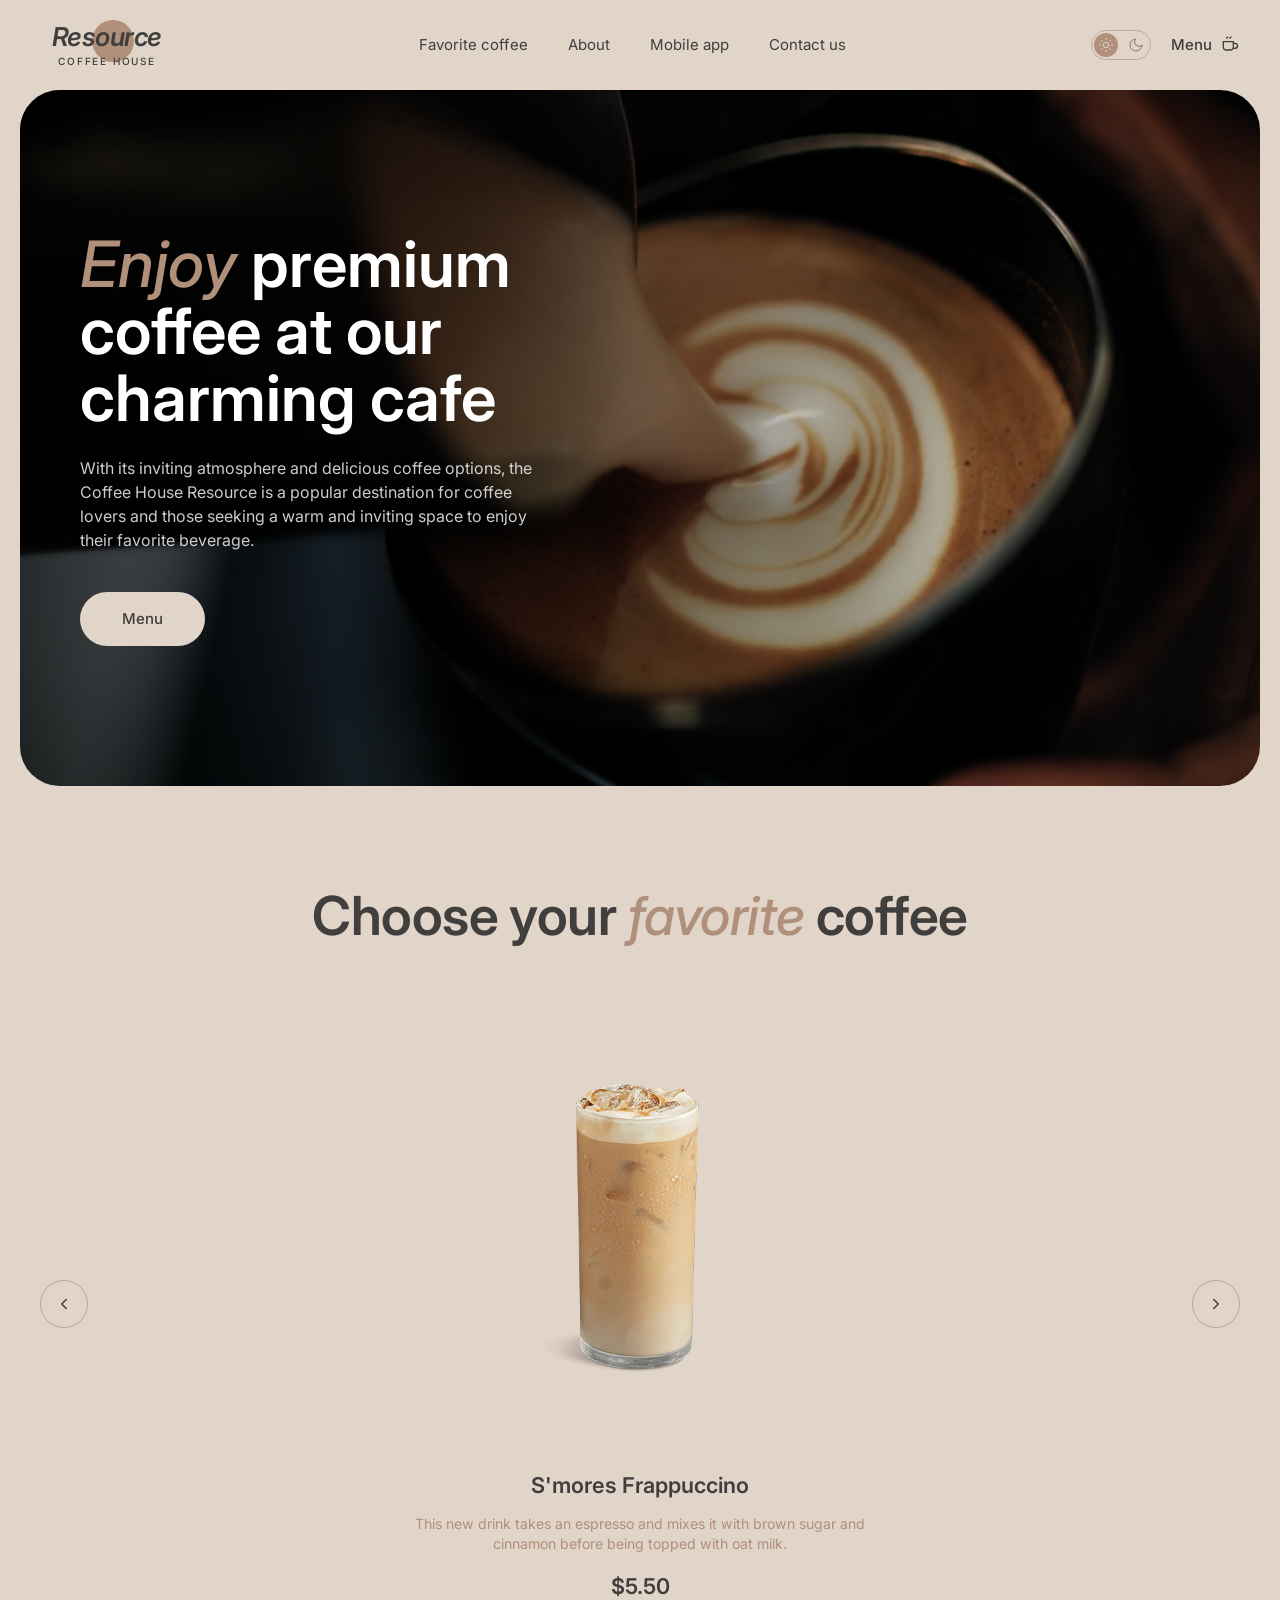
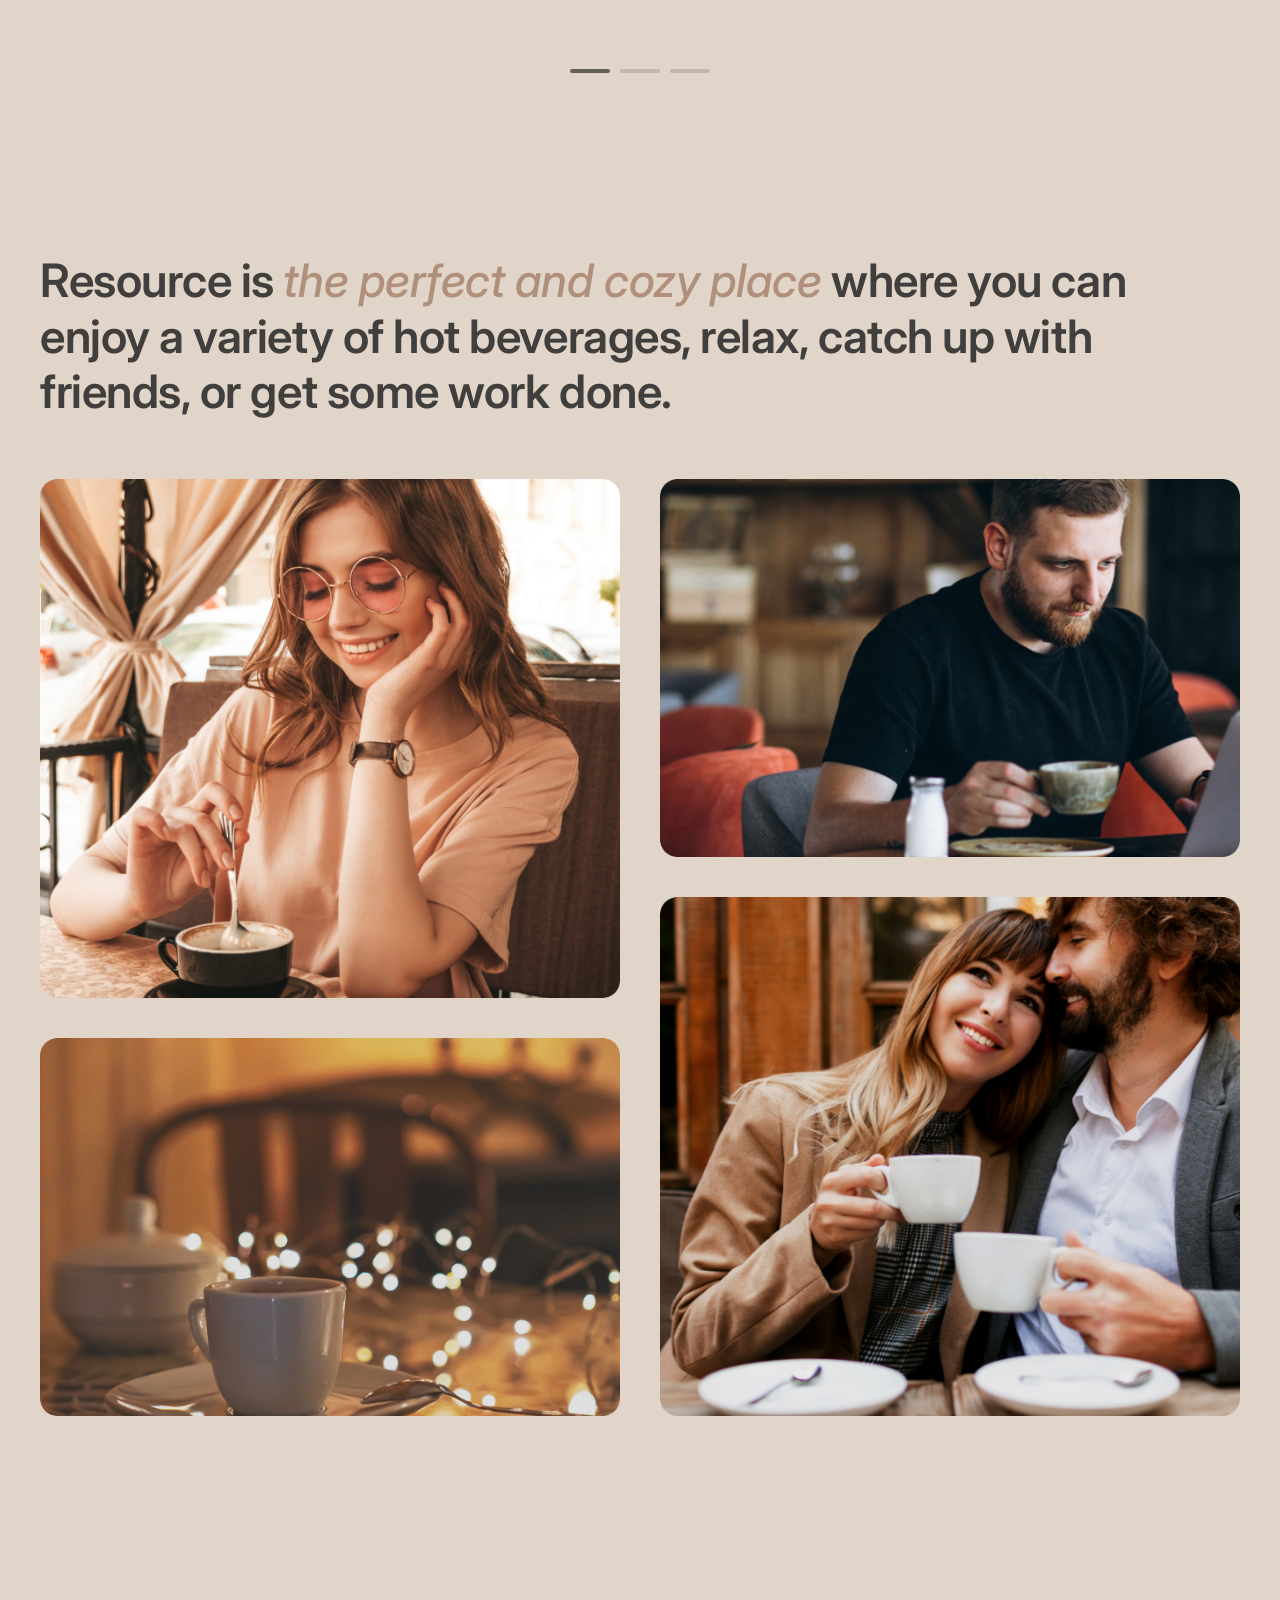
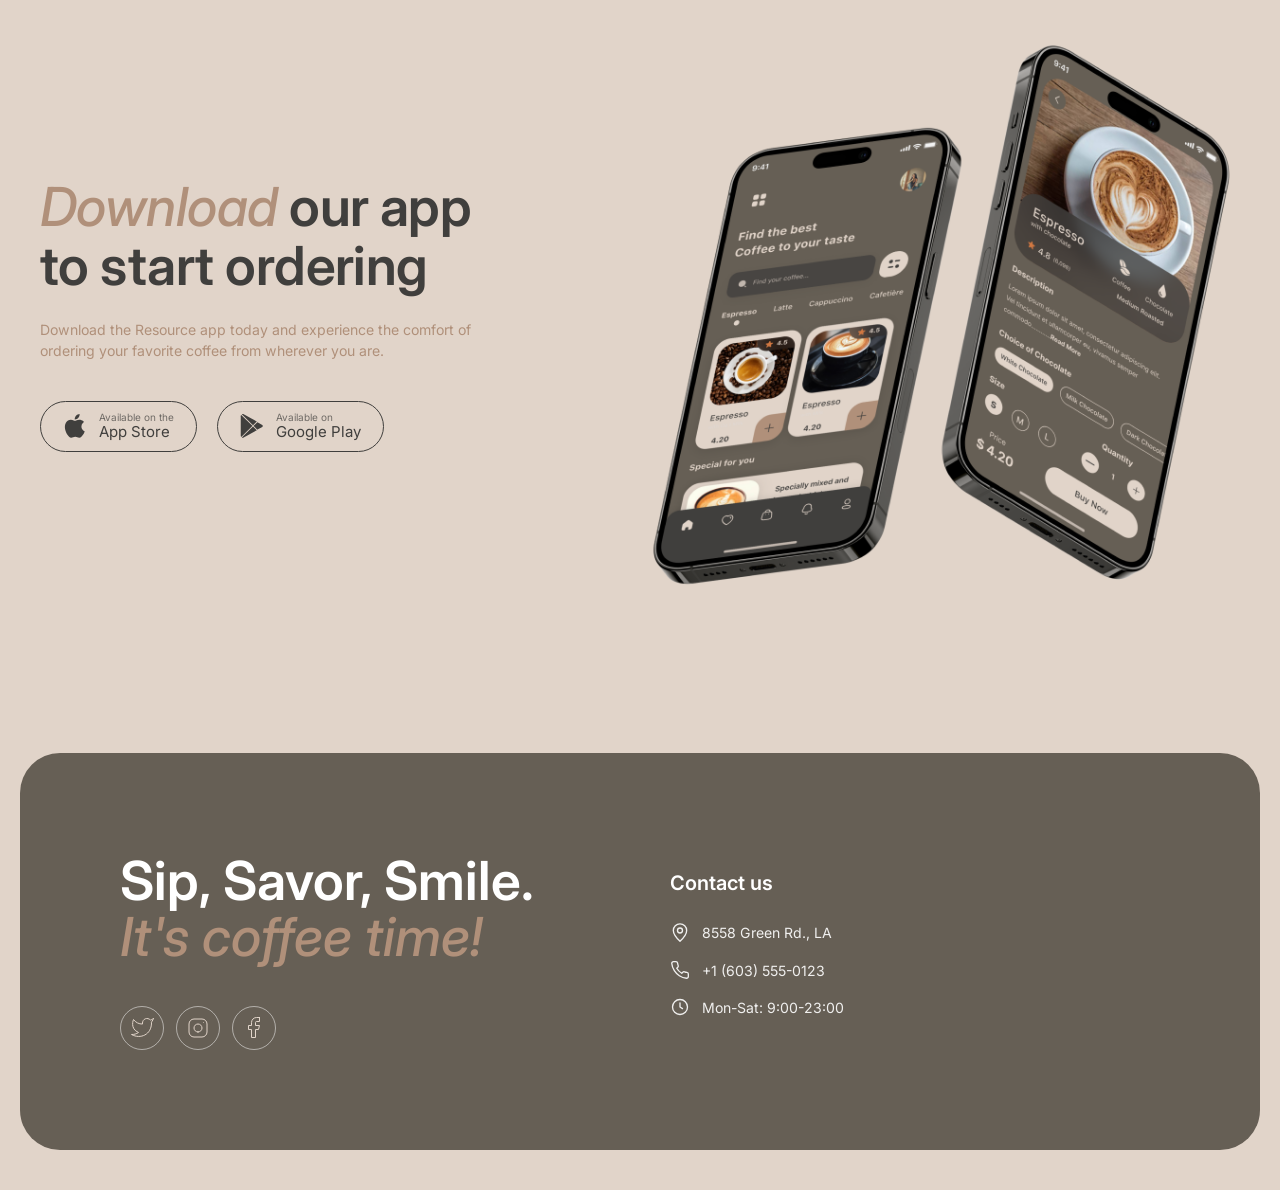
<file: index.html>
<!doctype html>
<html lang="en" data-theme="light">
  <head>
    <meta charset="UTF-8">
    <meta name="viewport" content="width=device-width, initial-scale=1.0">
    <link rel="stylesheet" href="css/style.css">
    <link rel="icon" type="image/ico" href="img/favicon-index.ico">

    <link rel="preconnect" href="https://fonts.googleapis.com">
    <link rel="preconnect" href="https://fonts.gstatic.com" crossorigin>
    <link
      href="https://fonts.googleapis.com/css2?family=Inter:ital,wght@0,400;0,500;0,600;1,400;1,500;1,600&display=swap"
      rel="stylesheet">

    <title>Coffee House — Resource</title>
  </head>

  <body>
    <header class="header" id="header">
      <div class="header__container container">

        <!-- Логотип -->
        <a href="#" class="header__logo" aria-label="Coffee House — на главную">
          <span class="header__logo-name">Resource</span>
          <span class="header__logo-sub">coffee house</span>
        </a>

        <!-- Навигация -->
        <nav class="nav" id="nav" aria-label="Основная навигация">
  <ul class="nav__list">
    <li class="nav__item">
      <a href="menu.html" class="nav__link">Favorite coffee</a>
    </li>
    <li class="nav__item">
      <a href="index.html#about" class="nav__link">About</a>
    </li>
    <li class="nav__item">
      <a href="index.html#app" class="nav__link">Mobile app</a>
    </li>
    <li class="nav__item">
      <a href="index.html#contacts" class="nav__link">Contact us</a>
    </li>
    <li class="nav__item nav__item--menu">
      <a href="menu.html" class="nav__link" aria-label="Перейти в меню">
    <span class="header__menu-text">Menu</span>
    <svg class="header__menu-icon header__menu-icon--cup"
         width="20" height="20" viewBox="0 0 24 24" fill="none" aria-hidden="true">
      <path d="M4 8h12v6a4 4 0 0 1-4 4H8a4 4 0 0 1-4-4V8z"
            stroke="currentColor" stroke-width="1.6"/>
      <path d="M16 10h2a3 3 0 0 1 0 6h-2"
            stroke="currentColor" stroke-width="1.6"/>
      <path d="M8 4c0-.8.6-1.5 1.5-1.5M12 4c0-.8.6-1.5 1.5-1.5"
            stroke="currentColor" stroke-width="1.4" stroke-linecap="round"/>
    </svg>
  </a>
    </li>
   
  </ul>
</nav>

        <!-- Правые действия -->
       <div class="header__actions">

  <!-- Переключатель темы -->
  <button class="theme-toggle" type="button" aria-label="Переключить тему" aria-pressed="false">
    <span class="theme-toggle__track"><span class="theme-toggle__thumb"></span></span>
    <span class="theme-toggle__icons" aria-hidden="true">
      <svg class="theme-toggle__icon theme-toggle__icon--sun" width="16" height="16" viewBox="0 0 24 24" fill="none">
        <circle cx="12" cy="12" r="4" stroke="currentColor" stroke-width="1.5"/>
        <path d="M12 2v2M12 20v2M4.93 4.93l1.41 1.41M17.66 17.66l1.41 1.41M2 12h2M20 12h2M4.93 19.07l1.41-1.41M17.66 6.34l1.41-1.41"
              stroke="currentColor" stroke-width="1.5" stroke-linecap="round"/>
      </svg>
      <svg class="theme-toggle__icon theme-toggle__icon--moon" width="16" height="16" viewBox="0 0 24 24" fill="none">
        <path d="M21 12.79A9 9 0 1 1 11.21 3 7 7 0 0 0 21 12.79z"
              stroke="currentColor" stroke-width="1.5" stroke-linecap="round" stroke-linejoin="round"/>
      </svg>
    </span>
  </button>

  <!-- 1) Десктоп: ссылка «Menu + чашка» (видна только ≥769px) -->
  <a href="menu.html" class="header__menu-link" aria-label="Перейти в меню">
    <span class="header__menu-text">Menu</span>
    <svg class="header__menu-icon header__menu-icon--cup"
         width="20" height="20" viewBox="0 0 24 24" fill="none" aria-hidden="true">
      <path d="M4 8h12v6a4 4 0 0 1-4 4H8a4 4 0 0 1-4-4V8z"
            stroke="currentColor" stroke-width="1.6"/>
      <path d="M16 10h2a3 3 0 0 1 0 6h-2"
            stroke="currentColor" stroke-width="1.6"/>
      <path d="M8 4c0-.8.6-1.5 1.5-1.5M12 4c0-.8.6-1.5 1.5-1.5"
            stroke="currentColor" stroke-width="1.4" stroke-linecap="round"/>
    </svg>
  </a>

  <!-- 2) Мобиле/планшет: кнопка-бургер в круге (видна только ≤768px) -->
  <button type="button"
        class="header__burger"
        aria-label="Открыть меню навигации"
        aria-expanded="false"
        aria-controls="nav">
  <svg class="header__burger-icon" width="18" height="14" viewBox="0 0 20 14" fill="none" aria-hidden="true">
  <rect class="header__burger-line header__burger-line--top"
        x="1" y="0" width="18" height="2" rx="1" fill="currentColor"/>
  <rect class="header__burger-line header__burger-line--mid"
        x="1" y="6" width="18" height="2" rx="1" fill="currentColor"/>
  <rect class="header__burger-line header__burger-line--bottom"
        x="1" y="12" width="18" height="2" rx="1" fill="currentColor"/>
</svg>
</button>

</div>
      </div>
    </header>

    <main>
      <!-- HERO -->
     <section class="hero" aria-labelledby="hero-title">
  <div class="hero__inner">
    <h1 class="hero__title" id="hero-title">
      <em>Enjoy</em> premium<br>
      coffee at our<br>
      charming cafe
    </h1>

    <p class="hero__text">
      With its inviting atmosphere and delicious coffee options,
      the Coffee House Resource is a popular destination for coffee
      lovers and those seeking a warm and inviting space to enjoy
      their favorite beverage.
    </p>

    <a href="menu.html" class="hero__btn">Menu</a>
  </div>
</section>

      <!-- FAVORITE -->
      <section class="favorite" id="favorite" aria-labelledby="favorite-title">
        <div class="container">

          <h2 class="favorite__title" id="favorite-title">
            Choose your <em>favorite</em> coffee
          </h2>

          <div class="slider" data-slider>

            <button class="slider__btn slider__btn--prev"
                    type="button"
                    aria-label="Предыдущий напиток">
              <svg width="18" height="18" viewBox="0 0 24 24" fill="none" aria-hidden="true">
                <path d="M15 18l-6-6 6-6"
                      stroke="currentColor"
                      stroke-width="2"
                      stroke-linecap="round"
                      stroke-linejoin="round"/>
              </svg>
            </button>

            <div class="slider__viewport">
              <ul class="slider__track">

                <li class="slider__slide is-active" aria-hidden="false">
                  <img class="slider__img"
                       src="img/coffee-slider-1.png"
                       alt="S'mores Frappuccino"
                       width="320" height="440">
                  <h3 class="slider__name">S'mores Frappuccino</h3>
                  <p class="slider__desc">
                    This new drink takes an espresso and mixes it with brown sugar
                    and cinnamon before being topped with oat milk.
                  </p>
                  <p class="slider__price">$5.50</p>
                </li>

                <li class="slider__slide" aria-hidden="true">
                  <img class="slider__img"
                       src="img/caramel-macchiato2.png"
                       alt="Caramel Macchiato"
                       width="320" height="440">
                  <h3 class="slider__name">Caramel Macchiato</h3>
                  <p class="slider__desc">
                    Fragrant and rich espresso with creamy milk, blended with
                    caramel syrup and topped with a caramel drizzle.
                  </p>
                  <p class="slider__price">$5.00</p>
                </li>

                <li class="slider__slide" aria-hidden="true">
                  <img class="slider__img"
                       src="img/ice-coffee3.png"
                       alt="Iced Coffee"
                       width="320" height="440">
                  <h3 class="slider__name">Iced Coffee</h3>
                  <p class="slider__desc">
                    Freshly brewed coffee poured over ice with a splash of milk
                    and a touch of vanilla syrup.
                  </p>
                  <p class="slider__price">$4.50</p>
                </li>

                

              </ul>
            </div>

            <button class="slider__btn slider__btn--next"
                    type="button"
                    aria-label="Следующий напиток">
              <svg width="18" height="18" viewBox="0 0 24 24" fill="none" aria-hidden="true">
                <path d="M9 6l6 6-6 6"
                      stroke="currentColor"
                      stroke-width="2"
                      stroke-linecap="round"
                      stroke-linejoin="round"/>
              </svg>
            </button>

            <ul class="slider__dots" aria-label="Навигация по слайдам">
              <li>
                <button class="slider__dot is-active" type="button"
                        data-index="0" aria-label="Слайд 1"></button>
              </li>
              <li>
                <button class="slider__dot" type="button"
                        data-index="1" aria-label="Слайд 2"></button>
              </li>
              <li>
                <button class="slider__dot" type="button"
                        data-index="2" aria-label="Слайд 3"></button>
              </li>
              
            </ul>

          </div>
        </div>
      </section>

      <!-- ABOUT -->
     <section class="about" id="about" aria-labelledby="about-title">
  <div class="container">

    <h2 class="about__title" id="about-title">
      Resource is <em>the perfect and cozy place</em> where you can enjoy
      a variety of hot beverages, relax, catch up with friends, or get
      some work done.
    </h2>

    <div class="about__gallery">
      <div class="about__col">
        <img class="about__img about__img--tall"
             src="img/column1_box1.png"
             alt="Девушка с чашкой кофе в кафе"
             width="660" height="590" loading="lazy">

        <img class="about__img about__img--wide"
             src="img/column1_box2.png"
             alt="Чашка кофе с гирляндой на фоне"
             width="660" height="430" loading="lazy">
      </div>

      <div class="about__col">
        <img class="about__img about__img--wide"
             src="img/column2_box1.png"
             alt="Мужчина пьёт кофе за ноутбуком"
             width="660" height="430" loading="lazy">

        <img class="about__img about__img--tall"
             src="img/column2_box2.png"
             alt="Пара с чашками кофе"
             width="660" height="590" loading="lazy">
      </div>
    </div>

  </div>
</section>

      <!-- APP -->
      <section class="app" id="app" aria-labelledby="app-title">
  <div class="container app__inner">

    <!-- Левая колонка: текст и кнопки -->
    <div class="app__content">
      <h2 class="app__title" id="app-title">
        <em>Download</em> our app<br>
        to start ordering
      </h2>

      <p class="app__text">
        Download the Resource app today and experience the comfort of ordering
        your favorite coffee from wherever you are.
      </p>

      <div class="app__stores">
        <a href="#" class="store-btn" aria-label="Скачать в App Store">
          <img class="store-btn__icon"
               src="img/Icon_app_store.svg"
               alt="" width="24" height="24">
          <span class="store-btn__text">
            <small>Available on the</small>
            App Store
          </span>
        </a>

        <a href="#" class="store-btn" aria-label="Скачать в Google Play">
          <img class="store-btn__icon"
               src="img/Icon_google_play.svg"
               alt="" width="24" height="24">
          <span class="store-btn__text">
            <small>Available on</small>
            Google Play
          </span>
        </a>
      </div>
    </div>

    <!-- Правая колонка: мокапы телефонов -->
    <div class="app__phones">
      <img src="img/mobile-screens.png"
           alt="Приложение Coffee House на двух смартфонах"
           width="620" height="500" loading="lazy">
    </div>

  </div>
</section>
    </main>

    <!-- FOOTER -->
   <footer class="footer" id="contacts">
  <div class="container footer__inner">

    <!-- Левая колонка: слоган + соцсети -->
    <div class="footer__left">
      <p class="footer__slogan">
        Sip, Savor, Smile.<br>
        <em>It's coffee time!</em>
      </p>

      <ul class="footer__socials" aria-label="Мы в соцсетях">
        <li>
          <a href="#" class="footer__social" aria-label="Twitter">
            <svg width="23" height="19" viewBox="0 0 23 19" fill="none" xmlns="http://www.w3.org/2000/svg">
<path d="M22.5 0.510056C22.5 0.510056 20.4821 1.70217 19.36 2.04006C18.7577 1.34757 17.9573 0.856748 17.067 0.633982C16.1767 0.411216 15.2395 0.467251 14.3821 0.794509C13.5247 1.12177 12.7884 1.70446 12.273 2.46377C11.7575 3.22309 11.4877 4.12239 11.5 5.04006V6.04006C9.74263 6.08562 8.00127 5.69587 6.43101 4.9055C4.86074 4.11513 3.51032 2.94869 2.5 1.51006C2.5 1.51006 -1.5 10.5101 7.5 14.5101C5.44053 15.908 2.98716 16.609 0.5 16.5101C9.5 21.5101 20.5 16.5101 20.5 5.01006C20.4991 4.73151 20.4723 4.45365 20.42 4.18006C21.4406 3.17355 22.5 0.510056 22.5 0.510056Z" stroke="#E1D4C9" stroke-linecap="round" stroke-linejoin="round"/>
</svg>
          </a>
        </li>
        <li>
          <a href="#" class="footer__social" aria-label="Instagram">
            <svg width="24" height="24" viewBox="0 0 24 24" fill="none" xmlns="http://www.w3.org/2000/svg">
<path d="M12 16C14.2091 16 16 14.2091 16 12C16 9.79086 14.2091 8 12 8C9.79086 8 8 9.79086 8 12C8 14.2091 9.79086 16 12 16Z" stroke="#E1D4C9" stroke-linecap="round" stroke-linejoin="round"/>
<path d="M3 16V8C3 5.23858 5.23858 3 8 3H16C18.7614 3 21 5.23858 21 8V16C21 18.7614 18.7614 21 16 21H8C5.23858 21 3 18.7614 3 16Z" stroke="#E1D4C9"/>
<path d="M17.5 6.51L17.51 6.49889" stroke="#E1D4C9" stroke-linecap="round" stroke-linejoin="round"/>
</svg>
          </a>
        </li>
        <li>
          <a href="#" class="footer__social" aria-label="Facebook">
            <svg width="12" height="21" viewBox="0 0 12 21" fill="none" xmlns="http://www.w3.org/2000/svg">
<path d="M11.5 0.5H8.5C7.17392 0.5 5.90215 1.02678 4.96447 1.96447C4.02678 2.90215 3.5 4.17392 3.5 5.5V8.5H0.5V12.5H3.5V20.5H7.5V12.5H10.5L11.5 8.5H7.5V5.5C7.5 5.23478 7.60536 4.98043 7.79289 4.79289C7.98043 4.60536 8.23478 4.5 8.5 4.5H11.5V0.5Z" stroke="#E1D4C9" stroke-linecap="round" stroke-linejoin="round"/>
</svg>
          </a>
        </li>
      </ul>
    </div>

    <!-- Правая колонка: контакты -->
    <div class="footer__contacts">
      <h3 class="footer__title">Contact us</h3>

      <ul class="footer__list">
        <li>
          <svg class="footer__icon" width="20" height="20" viewBox="0 0 24 24" fill="none" aria-hidden="true">
            <path d="M12 22s8-7.58 8-13a8 8 0 1 0-16 0c0 5.42 8 13 8 13z"
                  stroke="currentColor" stroke-width="1.6" stroke-linejoin="round"/>
            <circle cx="12" cy="9" r="3" stroke="currentColor" stroke-width="1.6"/>
          </svg>
          <span>8558 Green Rd., LA</span>
        </li>
        <li>
          <svg class="footer__icon" width="20" height="20" viewBox="0 0 24 24" fill="none" aria-hidden="true">
            <path d="M22 16.92v3a2 2 0 0 1-2.18 2 19.79 19.79 0 0 1-8.63-3.07 19.5 19.5 0 0 1-6-6 19.79 19.79 0 0 1-3.07-8.67A2 2 0 0 1 4.11 2h3a2 2 0 0 1 2 1.72c.13.96.36 1.9.7 2.81a2 2 0 0 1-.45 2.11L8.09 9.91a16 16 0 0 0 6 6l1.27-1.27a2 2 0 0 1 2.11-.45c.91.34 1.85.57 2.81.7A2 2 0 0 1 22 16.92z"
                  stroke="currentColor" stroke-width="1.6" stroke-linejoin="round"/>
          </svg>
          <a href="tel:+16035550123">+1 (603) 555-0123</a>
        </li>
        <li>
          <svg class="footer__icon" width="20" height="20" viewBox="0 0 24 24" fill="none" aria-hidden="true">
            <circle cx="12" cy="12" r="9" stroke="currentColor" stroke-width="1.6"/>
            <path d="M12 7v5l3 2" stroke="currentColor" stroke-width="1.6" stroke-linecap="round"/>
          </svg>
          <span>Mon-Sat: 9:00-23:00</span>
        </li>
      </ul>
    </div>

  </div>
</footer>

  <script src="js/theme.js"></script>
  <script src="js/burger.js"></script>
  <script src="js/slider.js"></script>
  <script src="js/tabs.js"></script>
  </body>
</html>
</file>
<file: css/style.css>
@charset "UTF-8";
:root {
  --color-bg: #E1D4C9;
  --color-text: #403F3D;
  --color-footer: #665F55;
  --color-accent: #B0907A;
  --color-white: #FFFFFF;
  --color-border: rgba(64, 63, 61, .25);
  --color-border-soft: rgba(64, 63, 61, .3);
  --color-hover-bg: rgba(64, 63, 61, .08)
  --color-card-bg: transparent;
  --color-btn-bg: #FFFFFF;
  --color-btn-text: #403F3D;
  --color-card-border: rgba(64, 63, 61, .15);
  --slider-dot-bg: #C1B6AD;
  --slider-dot-bg-active: #665F55;
  --hero-overlay: rgba(0, 0, 0, .75);
  --shadow-card: 0 12px 24px rgba(64, 63, 61, .08);
}

[data-theme=dark] {
  --color-bg: #292826;
  --color-text: #E1D4C9;
  --color-footer: #665F55;
  --color-accent: #B0907A;
  --color-white: #FFFFFF;
  --color-border: rgba(225, 212, 201, .25);
  --color-border-soft: rgba(225, 212, 201, .3);
  --color-hover-bg: rgba(225, 212, 201, .08);
  --color-card-bg: transparent;
  --color-btn-bg: #E1D4C9;
  --color-btn-text: #403F3D;
  --color-card-border: rgba(225, 212, 201, .2);
  --slider-dot-bg: #665F55;
  --slider-dot-bg-active: #C1B6AD;
  --hero-overlay: rgba(0, 0, 0, .55);
  --shadow-card: 0 12px 24px rgba(0, 0, 0, .25);
}

*,
*::before,
*::after {
  box-sizing: border-box;
}

html {
  scroll-behavior: smooth;
}

body {
  margin: 0;
  font-family: "Inter", system-ui, sans-serif;
  font-size: clamp(14px, 1.1vw, 16px);
  line-height: 1.5;
  color: var(--color-text);
  background-color: var(--color-bg);
  -webkit-font-smoothing: antialiased;
  overflow-x: hidden;
  transition: background-color 0.3s ease, color 0.3s ease;
}

.header,
.footer,
.menu-card,
.nav__link,
.header__logo,
.store-btn,
.hero__btn,
.slider__btn,
.slider__dot,
.theme-toggle {
  transition: background-color 0.3s ease, color 0.3s ease, border-color 0.3s ease;
}

img {
  max-width: 100%;
  height: auto;
  display: block;
}

ul, ol {
  margin: 0;
  padding: 0;
  list-style: none;
}

h1, h2, h3, h4, p {
  margin: 0;
}

a {
  color: inherit;
  text-decoration: none;
}

button {
  font-family: inherit;
  cursor: pointer;
  border: none;
  background: none;
  color: inherit;
}

em {
  font-style: italic;
  font-weight: 500;
  color: var(--color-accent);
}

.container {
  width: 100%;
  max-width: 1440px;
  margin: 0 auto;
  padding: 0 40px;
}

@media (max-width: 768px) {
  .container {
    padding: 0 24px;
  }
}
@media (max-width: 380px) {
  .container {
    padding: 0 16px;
  }
}
.header {
  position: relative;
  top: 0;
  z-index: 110;
  background: var(--color-bg);
  padding: 20px 0;
}
.header__container {
  width: 100%;
  max-width: 1440px;
  margin: 0 auto;
  padding: 0 40px;
  display: flex;
  align-items: center;
  justify-content: space-between;
  gap: 40px;
}
.header__logo {
  position: relative;
  display: inline-flex;
  flex-direction: column;
  align-items: center;
  line-height: 1;
  flex-shrink: 0;
  color: var(--color-text);
  text-decoration: none;
  padding: 4px 12px;
}
.header__logo::before {
  content: "";
  position: absolute;
  top: 0;
  right: 40px;
  width: 42px;
  height: 42px;
  background: var(--color-accent);
  border-radius: 50%;
  z-index: 110;
}
.header__logo-name {
  position: relative;
  z-index: 110;
  font-size: 26px;
  font-weight: 600;
  font-style: italic;
  letter-spacing: -0.02em;
  color: var(--color-text);
}
.header__logo-sub {
  position: relative;
  z-index: 110;
  margin-top: 6px;
  font-size: 10px;
  font-weight: 500;
  letter-spacing: 0.18em;
  text-transform: uppercase;
  color: var(--color-text);
}
.header__actions {
  display: flex;
  align-items: center;
  gap: 20px;
  flex-shrink: 0;
}
.header__menu-link {
  display: inline-flex;
  align-items: center;
  gap: 8px;
  padding: 0;
  font-size: 15px;
  font-weight: 500;
  color: var(--color-text);
  text-decoration: none;
  background: none;
  border: none;
  transition: color 0.2s ease;
}
.header__menu-link:hover {
  color: var(--color-accent);
}
.header__menu-link:focus-visible {
  outline: 2px solid var(--color-accent);
  outline-offset: 4px;
  border-radius: 4px;
}
.header__menu-icon {
  flex-shrink: 0;
}
.header__burger {
  display: none;
  align-items: center;
  justify-content: center;
  width: 44px;
  height: 44px;
  border-radius: 50%;
  border: 1px solid var(--color-text);
  background: transparent;
  color: var(--color-text);
  padding: 0;
  cursor: pointer;
  transition: background 0.2s ease, color 0.2s ease, border-color 0.2s ease;
}
.header__burger svg {
  display: block;
}
.header__burger:hover {
  background: var(--color-hover-bg);
  border-color: var(--color-text);
}
.header__burger:focus-visible {
  outline: 2px solid var(--color-accent);
  outline-offset: 3px;
}
.header__burger-icon {
  display: block;
  transition: transform 0.3s ease;
}
.header__burger-line {
  transition: transform 0.3s ease, opacity 0.3s ease;
  transform-origin: 10px 7px;
}
.header__burger.is-active .header__burger-line {
  transform-box: fill-box;
  transform-origin: center;
  transition: transform 0.3s ease, opacity 0.3s ease;
}
.header__burger.is-active .header__burger-line--top {
  transform: translateX(0px) translateY(6px) rotate(45deg);
}
.header__burger.is-active .header__burger-line--mid {
  opacity: 0;
}
.header__burger.is-active .header__burger-line--bottom {
  transform: translateX(0px) translateY(-6px) rotate(-45deg);
}
@media (max-width: 768px) {
  .header {
    padding: 16px 0;
  }
  .header__logo-name {
    font-size: 18px;
  }
  .header__logo-sub {
    font-size: 10px;
  }
  .header__actions {
    gap: 16px;
  }
}
@media (max-width: 380px) {
  .header {
    padding: 14px 0;
  }
  .header__logo-name {
    font-size: 16px;
  }
  .header__logo-sub {
    font-size: 9px;
  }
  .header__actions {
    gap: 12px;
  }
}

.nav__item--menu {
  display: none;
}
.nav__list {
  display: flex;
  align-items: center;
  gap: 40px;
}
.nav__link {
  font-size: 15px;
  font-weight: 400;
  color: var(--color-text);
  position: relative;
  transition: color 0.2s ease;
}
.nav__link::after {
  content: "";
  position: absolute;
  left: 0;
  bottom: -4px;
  width: 100%;
  height: 1px;
  background: var(--color-accent);
  transform: scaleX(0);
  transform-origin: right;
  transition: transform 0.25s ease;
}
.nav__link:hover {
  color: var(--color-accent);
}
.nav__link:hover::after {
  transform: scaleX(1);
  transform-origin: left;
}
.nav__link:focus-visible {
  outline: 2px solid var(--color-accent);
  outline-offset: 4px;
  border-radius: 2px;
}
@media (max-width: 768px) {
  .nav {
    position: fixed;
    top: 0;
    left: 0;
    right: 0;
    bottom: 0;
    z-index: 90;
    background: var(--color-bg);
    padding: 120px 40px 40px;
    transform: translateX(100%);
    transition: transform 0.3s ease;
    overflow-y: auto;
  }
  .nav__item--menu {
    display: block;
    margin-top: 24px;
  }
  .nav__link--menu {
    display: inline-flex;
    align-items: center;
    gap: 10px;
  }
  .nav__link--menu svg {
    display: block;
    flex-shrink: 0;
  }
  .nav__list {
    flex-direction: column;
    align-items: center;
    gap: 60px;
  }
  .nav__link {
    font-size: 32px;
    font-weight: 400;
    line-height: 1.25;
    color: var(--color-text);
    font-weight: 600;
    text-align: left;
  }
  .nav__link::after {
    display: none;
  }
  .nav.is-open {
    transform: translateX(0);
  }
}
@media (max-width: 380px) {
  .nav {
    padding: 100px 24px 32px;
  }
  .nav__list {
    gap: 16px;
  }
  .nav__link {
    font-size: 22px;
  }
}

body.no-scroll {
  overflow: hidden;
}
@supports (-webkit-touch-callout: none) {
  body.no-scroll {
    position: fixed;
    width: 100%;
  }
}

.theme-toggle {
  display: inline-flex;
  align-items: center;
  z-index: 110;
  gap: 0;
  padding: 0;
  width: 60px;
  height: 30px;
  border: 1px solid var(--color-border);
  border-radius: 100px;
  background: transparent;
  position: relative;
  cursor: pointer;
  transition: border-color 0.2s ease;
}
.theme-toggle:hover {
  border-color: var(--color-text);
}
.theme-toggle::before {
  content: "";
  position: absolute;
  top: 2px;
  left: 2px;
  width: 24px;
  height: 24px;
  border-radius: 50%;
  background: var(--color-accent);
  transition: transform 0.3s ease;
  z-index: 1;
}
.theme-toggle__icons {
  position: relative;
  z-index: 2;
  display: flex;
  width: 100%;
  height: 100%;
  align-items: center;
  justify-content: space-between;
  padding: 0 6px;
  pointer-events: none;
}
.theme-toggle__icon {
  display: block;
  width: 16px;
  height: 16px;
  transition: color 0.2s ease, opacity 0.2s ease;
}
.theme-toggle__icon--sun {
  color: var(--color-bg);
  opacity: 1;
}
.theme-toggle__icon--moon {
  color: var(--color-text);
  opacity: 0.6;
}
.theme-toggle:focus-visible {
  outline: 2px solid var(--color-accent);
  outline-offset: 4px;
}
@media (max-width: 380px) {
  .theme-toggle {
    width: 50px;
    height: 26px;
  }
  .theme-toggle::before {
    width: 20px;
    height: 20px;
  }
  .theme-toggle__icon {
    width: 14px;
    height: 14px;
  }
}

:root[data-theme=dark] .theme-toggle::before {
  transform: translateX(30px);
}
:root[data-theme=dark] .theme-toggle__icon--sun {
  color: var(--color-text);
  opacity: 0.6;
}
:root[data-theme=dark] .theme-toggle__icon--moon {
  color: var(--color-bg);
  opacity: 1;
}
@media (max-width: 380px) {
  :root[data-theme=dark] .theme-toggle::before {
    transform: translateX(24px);
  }
}

@media (max-width: 768px) {
  .header__menu-link {
    display: none;
  }
  .header__burger {
    display: inline-flex;
    z-index: 110;
  }
}
.hero {
  position: relative;
  margin: 0 20px;
  border-radius: 40px;
  overflow: hidden;
  min-height: 640px;
  display: flex;
  align-items: center;
  background-image: url("../img/hero-coffee.jpg");
  background-size: cover;
  background-position: center;
  background-repeat: no-repeat;
}
.hero::before {
  content: "";
  position: absolute;
  inset: 0;
  background: linear-gradient(90deg, rgba(0, 0, 0, 0.75) 0%, rgba(0, 0, 0, 0.35) 45%, rgba(0, 0, 0, 0) 75%);
  z-index: 1;
}
.hero__inner {
  position: relative;
  z-index: 2;
  max-width: 640px;
  padding: 140px 60px;
}
.hero__title {
  font-size: clamp(36px, 5vw, 72px);
  font-weight: 600;
  line-height: 1.05;
  letter-spacing: 0%;
  color: var(--color-white);
  margin-bottom: 24px;
}
.hero__title em {
  font-style: italic;
  font-weight: 500;
  color: var(--color-accent);
}
.hero__text {
  font-size: clamp(16px, 1.1vw, 16px);
  line-height: 1.5;
  color: rgba(255, 255, 255, 0.8);
  max-width: 480px;
  margin-bottom: 40px;
}
.hero__btn {
  display: inline-block;
  padding: 16px 42px;
  background: var(--color-bg);
  color: var(--color-text);
  font-size: 15px;
  font-weight: 500;
  border-radius: 100px;
  transition: background 0.2s ease, color 0.2s ease, transform 0.2s ease;
}
.hero__btn:hover {
  background: var(--color-accent);
  color: var(--color-white);
}
.hero__btn:active {
  transform: scale(0.97);
}
.hero__btn:focus-visible {
  outline: 2px solid var(--color-white);
  outline-offset: 4px;
}
@media (max-width: 768px) {
  .hero {
    margin: 0 24px;
    min-height: 520px;
    border-radius: 32px;
  }
  .hero::before {
    background: linear-gradient(90deg, rgba(0, 0, 0, 0.7) 0%, rgba(0, 0, 0, 0.35) 60%, rgba(0, 0, 0, 0) 100%);
  }
  .hero__inner {
    max-width: 520px;
    padding: 80px 40px;
  }
  .hero__title {
    font-size: 44px;
    margin-bottom: 20px;
  }
  .hero__text {
    font-size: 15px;
    margin-bottom: 32px;
  }
  .hero__btn {
    padding: 14px 36px;
    font-size: 14px;
  }
}
@media (max-width: 380px) {
  .hero {
    margin: 0 16px;
    min-height: 460px;
    border-radius: 24px;
  }
  .hero::before {
    background: linear-gradient(180deg, rgba(0, 0, 0, 0.45) 0%, rgba(0, 0, 0, 0.75) 100%);
  }
  .hero__inner {
    padding: 56px 24px;
    max-width: 100%;
  }
  .hero__title {
    font-size: 30px;
    line-height: 1.15;
    margin-bottom: 16px;
  }
  .hero__title br {
    display: none;
  }
  .hero__text {
    font-size: 14px;
    margin-bottom: 24px;
  }
  .hero__btn {
    padding: 12px 32px;
    font-size: 14px;
    width: 100%;
    text-align: center;
  }
}

.favorite {
  padding: 100px 0 80px;
}
.favorite__title {
  text-align: center;
  font-size: clamp(28px, 4.2vw, 60px);
  font-weight: 600;
  line-height: 1.1;
  letter-spacing: -0.01em;
  color: var(--color-text);
  margin: 0 auto 60px;
  max-width: 720px;
}
.favorite__title em {
  font-style: italic;
  font-weight: 500;
  color: var(--color-accent);
}
@media (max-width: 768px) {
  .favorite {
    padding: 70px 0 60px;
  }
  .favorite__title {
    margin-bottom: 40px;
  }
}
@media (max-width: 380px) {
  .favorite {
    padding: 50px 0 40px;
  }
  .favorite__title {
    margin-bottom: 28px;
  }
}

.slider {
  position: relative;
  display: flex;
  align-items: center;
  justify-content: space-between;
  gap: 40px;
  padding-bottom: 70px;
}
.slider__viewport {
  flex: 1 1 auto;
  overflow: hidden;
  min-width: 0;
}
.slider__track {
  display: flex;
  transition: transform 0.5s cubic-bezier(0.4, 0, 0.2, 1);
  will-change: transform;
}
.slider__slide {
  flex: 0 0 100%;
  display: flex;
  flex-direction: column;
  align-items: center;
  text-align: center;
  padding: 0 20px;
  user-select: none;
}
.slider__img {
  width: 320px;
  height: 440px;
  object-fit: contain;
  margin-bottom: 24px;
  user-select: none;
  pointer-events: none;
}
.slider__name {
  font-size: clamp(20px, 1.7vw, 24px);
  font-weight: 600;
  color: var(--color-text);
  margin-bottom: 12px;
}
.slider__desc {
  max-width: 460px;
  font-size: clamp(14px, 1.1vw, 16px);
  line-height: 1.45;
  color: var(--color-accent);
  margin-bottom: 16px;
}
.slider__price {
  font-size: clamp(20px, 1.7vw, 24px);
  font-weight: 600;
  color: var(--color-text);
}
.slider__btn {
  flex-shrink: 0;
  width: 48px;
  height: 48px;
  border-radius: 50%;
  border: 1px solid var(--color-border-soft);
  background: transparent;
  color: var(--color-text);
  display: flex;
  align-items: center;
  justify-content: center;
  cursor: pointer;
  transition: background 0.2s ease, color 0.2s ease, border-color 0.2s ease;
}
.slider__btn svg {
  display: block;
}
.slider__btn:hover {
  background: var(--color-text);
  color: var(--color-bg);
  border-color: var(--color-text);
}
.slider__btn:focus-visible {
  outline: 2px solid var(--color-accent);
  outline-offset: 3px;
}
.slider__dots {
  position: absolute;
  left: 50%;
  bottom: 0;
  transform: translateX(-50%);
  display: flex;
  gap: 10px;
}
.slider__dot {
  display: block;
  width: 40px;
  height: 4px;
  padding: 0;
  border: none;
  background: var(--slider-dot-bg);
  border-radius: 2px;
  cursor: pointer;
  transition: background 0.2s ease;
}
.slider__dot.is-active {
  background: var(--slider-dot-bg-active);
}
.slider__dot:focus-visible {
  outline: 2px solid var(--color-accent);
  outline-offset: 3px;
}
@media (max-width: 768px) {
  .slider {
    gap: 16px;
    padding-bottom: 60px;
  }
  .slider__img {
    width: 260px;
    height: 340px;
    margin-bottom: 20px;
  }
  .slider__desc {
    max-width: 380px;
  }
  .slider__dots {
    gap: 8px;
  }
  .slider__dot {
    width: 32px;
  }
}
@media (max-width: 380px) {
  .slider {
    gap: 8px;
    padding-bottom: 48px;
  }
  .slider__slide {
    padding: 0 8px;
  }
  .slider__btn {
    display: none;
    width: 36px;
    height: 36px;
  }
  .slider__btn svg {
    width: 14px;
    height: 14px;
  }
  .slider__img {
    width: 200px;
    height: 260px;
    margin-bottom: 16px;
  }
  .slider__name {
    font-size: 18px;
    margin-bottom: 8px;
  }
  .slider__desc {
    font-size: 13px;
    line-height: 1.4;
    margin-bottom: 12px;
    max-width: 100%;
  }
  .slider__price {
    font-size: 18px;
  }
  .slider__dots {
    gap: 6px;
  }
  .slider__dot {
    width: 24px;
    height: 3px;
  }
}

.about {
  padding: 100px 0;
}
.about__title {
  font-size: clamp(24px, 3.6vw, 52px);
  font-weight: 600;
  line-height: 1.2;
  letter-spacing: -0.01em;
  color: var(--color-text);
  margin-bottom: 60px;
  max-width: 1180px;
}
.about__title em {
  font-style: italic;
  font-weight: 500;
  color: var(--color-accent);
}
.about__gallery {
  display: flex;
  gap: 40px;
  align-items: flex-start;
}
.about__col {
  flex: 1 1 0;
  display: flex;
  flex-direction: column;
  gap: 40px;
  min-width: 0;
}
.about__img {
  display: block;
  width: 100%;
  height: auto;
  object-fit: cover;
  object-position: center;
  border-radius: 16px;
  background-color: rgba(var(--color-text), 0.05);
}
.about__img--tall {
  aspect-ratio: 660/590;
}
.about__img--wide {
  aspect-ratio: 660/430;
}
@media (max-width: 768px) {
  .about {
    padding: 70px 0;
  }
  .about__title {
    margin-bottom: 40px;
  }
  .about__gallery {
    gap: 24px;
  }
  .about__col {
    gap: 24px;
  }
}
@media (max-width: 380px) {
  .about {
    padding: 50px 0;
  }
  .about__title {
    font-size: 22px;
    line-height: 1.3;
    margin-bottom: 28px;
  }
  .about__gallery {
    flex-direction: column;
    gap: 16px;
  }
  .about__col {
    flex: none;
    width: 100%;
    gap: 16px;
  }
  .about__img--tall {
    aspect-ratio: 660/590;
  }
  .about__img--wide {
    aspect-ratio: 660/430;
  }
}

.app {
  padding: 100px 0;
}
.app__inner {
  display: grid;
  grid-template-columns: 1fr 1.1fr;
  align-items: center;
  gap: 60px;
}
.app__content {
  max-width: 540px;
}
.app__title {
  font-size: clamp(28px, 4.2vw, 60px);
  font-weight: 600;
  line-height: 1.1;
  letter-spacing: -0.01em;
  color: var(--color-text);
  margin-bottom: 24px;
}
.app__title em {
  font-style: italic;
  font-weight: 500;
  color: var(--color-accent);
}
.app__title br {
  display: inline;
}
.app__text {
  font-size: clamp(14px, 1.1vw, 16px);
  line-height: 1.5;
  color: var(--color-accent);
  max-width: 460px;
  margin-bottom: 40px;
}
.app__stores {
  display: flex;
  gap: 20px;
  flex-wrap: wrap;
}
.app__phones {
  display: flex;
  justify-content: center;
  align-items: center;
}
.app__phones img {
  display: block;
  width: 100%;
  max-width: 620px;
  height: auto;
}
@media (max-width: 768px) {
  .app {
    padding: 70px 0;
  }
  .app__inner {
    grid-template-columns: 1fr;
    gap: 40px;
    text-align: center;
  }
  .app__content {
    max-width: 100%;
    margin: 0 auto;
  }
  .app__text {
    margin-left: auto;
    margin-right: auto;
  }
  .app__stores {
    justify-content: center;
  }
  .app__phones {
    max-width: 520px;
    margin: 0 auto;
  }
}
@media (max-width: 380px) {
  .app {
    padding: 50px 0;
  }
  .app__title {
    font-size: 28px;
    line-height: 1.15;
  }
  .app__title br {
    display: none;
  }
  .app__text {
    font-size: 14px;
    margin-bottom: 28px;
  }
  .app__stores {
    flex-direction: column;
    align-items: stretch;
    gap: 12px;
  }
  .app__phones {
    max-width: 320px;
  }
}

.store-btn {
  display: inline-flex;
  align-items: center;
  gap: 12px;
  padding: 10px 22px;
  border: 1px solid var(--color-text);
  border-radius: 100px;
  color: var(--color-text);
  text-decoration: none;
  font-size: 15px;
  line-height: 1.1;
  transition: background 0.2s ease, color 0.2s ease, border-color 0.2s ease;
}
.store-btn__icon {
  display: block;
  flex-shrink: 0;
  width: 24px;
  height: 24px;
}
.store-btn__text {
  display: flex;
  flex-direction: column;
  align-items: flex-start;
}
.store-btn__text small {
  display: block;
  font-size: 10px;
  font-weight: 400;
  opacity: 0.7;
  margin-bottom: 1px;
}
.store-btn:hover {
  background: var(--color-text);
  color: var(--color-bg);
  border-color: var(--color-text);
}
.store-btn:hover .store-btn__icon {
  filter: invert(1);
}
.store-btn:focus-visible {
  outline: 2px solid var(--color-accent);
  outline-offset: 4px;
}
@media (max-width: 380px) {
  .store-btn {
    width: 100%;
    justify-content: center;
    padding: 12px 22px;
  }
  .store-btn__text {
    align-items: flex-start;
  }
}

.menu-page {
  padding: 60px 0 100px;
}
.menu-page__title {
  font-size: clamp(28px, 4.2vw, 60px);
  font-weight: 600;
  line-height: 1.15;
  letter-spacing: -0.01em;
  color: var(--color-text);
  text-align: center;
  max-width: 900px;
  margin: 0 auto 40px;
}
.menu-page__title em {
  font-style: italic;
  font-weight: 500;
  color: var(--color-accent);
}
@media (max-width: 768px) {
  .menu-page {
    padding: 40px 0 70px;
  }
  .menu-page__title {
    margin-bottom: 32px;
  }
}
@media (max-width: 380px) {
  .menu-page {
    padding: 32px 0 50px;
  }
  .menu-page__title {
    font-size: 26px;
    margin-bottom: 24px;
  }
}

.menu-grid {
  display: grid;
  grid-template-columns: repeat(4, 1fr);
  gap: 40px;
  padding: 40px 0 0;
}
@media (max-width: 768px) {
  .menu-grid {
    grid-template-columns: repeat(2, 1fr);
    gap: 24px;
  }
}
@media (max-width: 380px) {
  .menu-grid {
    grid-template-columns: 1fr;
    gap: 20px;
  }
}

@media (max-width: 768px) {
  .menu-grid .menu-card.is-hidden {
    display: none;
  }
}
.menu-card {
  display: flex;
  flex-direction: column;
  border: 1px solid var(--color-card-border);
  border-radius: 40px;
  overflow: hidden;
  background: transparent;
  transition: transform 0.25s ease, box-shadow 0.25s ease;
}
.menu-card:hover {
  transform: translateY(-4px);
  box-shadow: 0 12px 24px rgba(var(--color-text), 0.08);
}
.menu-card__img-wrap {
  overflow: hidden;
  border-radius: 40px;
  aspect-ratio: 1/1;
}
.menu-card__img {
  width: 100%;
  height: 100%;
  object-fit: cover;
  display: block;
  transition: transform 0.4s ease;
}
.menu-card:hover .menu-card__img {
  transform: scale(1.04);
}
.menu-card__body {
  padding: 20px 20px 24px;
  display: flex;
  flex-direction: column;
  flex: 1;
}
.menu-card__title {
  font-size: 22px;
  font-weight: 600;
  color: var(--color-text);
  margin: 0 0 12px;
}
.menu-card__desc {
  font-size: 15px;
  line-height: 1.4;
  color: var(--color-text);
  margin: 0 0 12px;
  flex: 1;
}
.menu-card__price {
  font-size: 20px;
  font-weight: 600;
  color: var(--color-text);
  margin: 0;
}
@media (max-width: 768px) {
  .menu-card {
    border-radius: 32px;
  }
  .menu-card__img-wrap {
    border-radius: 32px;
  }
  .menu-card__title {
    font-size: 20px;
  }
  .menu-card__desc {
    font-size: 14px;
  }
  .menu-card__price {
    font-size: 18px;
  }
}
@media (max-width: 380px) {
  .menu-card {
    border-radius: 24px;
  }
  .menu-card__img-wrap {
    border-radius: 24px;
  }
  .menu-card__body {
    padding: 16px 16px 20px;
  }
  .menu-card__title {
    font-size: 18px;
    margin-bottom: 8px;
  }
  .menu-card__desc {
    font-size: 13px;
    margin-bottom: 8px;
  }
  .menu-card__price {
    font-size: 16px;
  }
}

.menu-page__more {
  display: flex;
  justify-content: center;
  margin-top: 40px;
}
.menu-page__more[hidden] {
  display: none;
}
.menu-page__more-btn {
  display: inline-flex;
  align-items: center;
  justify-content: center;
  width: 60px;
  height: 60px;
  padding: 0;
  border: 1px solid var(--color-border-soft);
  border-radius: 50%;
  background: transparent;
  color: var(--color-text);
  cursor: pointer;
  transition: background 0.2s ease, color 0.2s ease, border-color 0.2s ease, transform 0.3s ease;
}
.menu-page__more-btn svg {
  display: block;
}
.menu-page__more-btn:hover {
  background: var(--color-hover-bg);
  border-color: var(--color-text);
}
.menu-page__more-btn:focus-visible {
  outline: 2px solid var(--color-accent);
  outline-offset: 4px;
}
.menu-page__more-btn[aria-expanded=true] {
  transform: rotate(180deg);
}
@media (max-width: 768px) {
  .menu-page__more {
    margin-top: 24px;
  }
  .menu-page__more-btn {
    width: 48px;
    height: 48px;
  }
}
@media (max-width: 380px) {
  .menu-page__more {
    margin-top: 20px;
  }
  .menu-page__more-btn {
    width: 44px;
    height: 44px;
  }
}

@media (max-width: 768px) {
  .menu-grid .menu-card.is-hidden {
    display: none;
  }
}
.tabs__nav {
  display: flex;
  justify-content: center;
  align-items: center;
  gap: 16px;
  flex-wrap: wrap;
  margin-bottom: 40px;
}
.tabs__btn {
  display: inline-flex;
  align-items: center;
  gap: 8px;
  padding: 8px 24px 8px 8px;
  border: 1px solid var(--color-border-soft);
  border-radius: 100px;
  background: transparent;
  color: var(--color-text);
  font-size: 15px;
  font-weight: 500;
  cursor: pointer;
  transition: background 0.2s ease, color 0.2s ease, border-color 0.2s ease;
}
.tabs__btn .tabs__icon {
  display: inline-flex;
  align-items: center;
  justify-content: center;
  width: 36px;
  height: 36px;
  border-radius: 50%;
  background: rgba(var(--color-text), 0.1);
  background: #C1B6AD;
  transition: background 0.2s ease;
}
.tabs__btn .tabs__icon img {
  display: block;
  width: 22px;
  height: 22px;
  object-fit: contain;
  pointer-events: none;
}
.tabs__btn:hover {
  border-color: var(--color-text);
}
.tabs__btn.is-active {
  background: var(--color-text);
  color: var(--color-bg);
  border-color: var(--color-text);
}
.tabs__btn.is-active .tabs__icon {
  background: #C1B6AD;
}
.tabs__btn:focus-visible {
  outline: 2px solid var(--color-accent);
  outline-offset: 3px;
}
.tabs__panel[hidden] {
  display: none;
}
.tabs__panel:not([hidden]) {
  animation: tabFadeIn 0.3s ease;
}
@media (max-width: 768px) {
  .tabs__nav {
    gap: 10px;
    margin-bottom: 32px;
  }
  .tabs__btn {
    padding: 6px 20px 6px 6px;
    font-size: 14px;
  }
  .tabs__btn .tabs__icon {
    width: 32px;
    height: 32px;
  }
  .tabs__btn .tabs__icon img {
    width: 20px;
    height: 20px;
  }
}
@media (max-width: 380px) {
  .tabs__nav {
    gap: 6px;
    margin-bottom: 24px;
    flex-wrap: nowrap;
    overflow-x: auto;
    justify-content: flex-start;
    padding: 0 4px 8px;
    -webkit-overflow-scrolling: touch;
  }
  .tabs__btn {
    flex-shrink: 0;
    padding: 5px 14px 5px 5px;
    font-size: 13px;
  }
  .tabs__btn .tabs__icon {
    width: 28px;
    height: 28px;
  }
  .tabs__btn .tabs__icon img {
    width: 18px;
    height: 18px;
  }
}

@keyframes tabFadeIn {
  from {
    opacity: 0;
    transform: translateY(8px);
  }
  to {
    opacity: 1;
    transform: translateY(0);
  }
}
.footer {
  margin: 40px 20px;
  background: var(--color-footer);
  color: var(--color-white);
  border-radius: 40px;
  padding: 100px 60px;
}
.footer__inner {
  display: grid;
  grid-template-columns: 1fr 1fr;
  gap: 60px;
  align-items: center;
}
.footer__slogan {
  font-size: clamp(28px, 4.2vw, 60px);
  font-weight: 600;
  line-height: 1.05;
  margin-bottom: 40px;
  color: var(--color-white);
}
.footer__slogan em {
  color: var(--color-accent);
}
.footer__socials {
  display: flex;
  gap: 12px;
}
.footer__socials a {
  width: 44px;
  height: 44px;
  border: 1px solid rgba(255, 255, 255, 0.5);
  border-radius: 50%;
  display: flex;
  align-items: center;
  justify-content: center;
  transition: background 0.2s, border-color 0.2s;
}
.footer__socials a:hover {
  background: rgba(255, 255, 255, 0.1);
  border-color: var(--color-white);
}
.footer__title {
  font-size: 20px;
  font-weight: 600;
  margin-bottom: 24px;
}
.footer__list li {
  display: flex;
  align-items: center;
  gap: 12px;
  margin-bottom: 16px;
  font-size: clamp(14px, 1.1vw, 16px);
  color: rgba(255, 255, 255, 0.9);
}
.footer__list li a:hover {
  color: var(--color-accent);
}
@media (max-width: 768px) {
  .footer {
    margin: 32px 24px;
    padding: 60px 40px;
    border-radius: 32px;
  }
  .footer__inner {
    grid-template-columns: 1fr;
    gap: 40px;
  }
}
@media (max-width: 380px) {
  .footer {
    margin: 24px 16px;
    padding: 40px 24px;
    border-radius: 24px;
  }
  .footer__slogan {
    font-size: 26px;
    margin-bottom: 24px;
  }
  .footer__socials a {
    width: 40px;
    height: 40px;
  }
  .footer__title {
    font-size: 18px;
  }
  .footer__list li {
    font-size: 14px;
  }
}

.modal {
  position: fixed;
  inset: 0;
  z-index: 1000;
  display: flex;
  align-items: center;
  justify-content: center;
  padding: 24px;
  opacity: 0;
  visibility: hidden;
  transition: opacity 0.25s ease, visibility 0.25s ease;
}
.modal[hidden] {
  display: none;
}
.modal.is-open {
  opacity: 1;
  visibility: visible;
}
.modal__overlay {
  position: absolute;
  inset: 0;
  background: rgba(0, 0, 0, 0.65);
  cursor: pointer;
}
.modal__window {
  position: relative;
  z-index: 1;
  width: 100%;
  max-width: 800px;
  max-height: calc(100vh - 48px);
  background: var(--color-bg);
  color: var(--color-text);
  border-radius: 40px;
  overflow: hidden;
  box-shadow: 0 24px 60px rgba(0, 0, 0, 0.25);
}
.modal.is-open .modal__window {
  transform: translateY(0) scale(1);
  opacity: 1;
}
.modal__close {
  position: absolute;
  top: 20px;
  right: 20px;
  z-index: 2;
  width: 40px;
  height: 40px;
  border-radius: 50%;
  border: 1px solid var(--color-border-soft);
  background: var(--color-bg);
  color: var(--color-text);
  display: flex;
  align-items: center;
  justify-content: center;
  cursor: pointer;
  transition: background 0.2s, color 0.2s, border-color 0.2s;
}
.modal__close:hover {
  background: var(--color-text);
  color: var(--color-bg);
  border-color: var(--color-text);
}
.modal__close:focus-visible {
  outline: 2px solid var(--color-accent);
  outline-offset: 3px;
}
.modal__body {
  display: grid;
  grid-template-columns: 340px 1fr;
  padding: 16px;
  gap: 0;
}
.modal__img-wrap {
  max-width: 310px;
  width: 100%;
  align-self: flex-start;
  border-radius: 40px;
  position: relative;
  overflow: hidden;
}
.modal__img {
  display: block;
  width: 100%;
  height: 100%;
  object-fit: cover;
  object-position: center top;
}
.modal__content {
  padding: 10px 40px 10px 40px;
  display: flex;
  flex-direction: column;
}
.modal__title {
  font-size: 32px;
  font-weight: 600;
  line-height: 1.15;
  margin: 0 0 16px;
  color: var(--color-text);
}
.modal__desc {
  font-size: 15px;
  line-height: 1.45;
  color: var(--color-text);
  margin: 0 0 24px;
}
.modal__group {
  margin-bottom: 20px;
}
.modal__group:last-of-type {
  margin-bottom: 24px;
}
.modal__label {
  font-size: 15px;
  font-weight: 500;
  color: var(--color-accent);
  margin: 0 0 10px;
}
.modal__options {
  display: flex;
  flex-wrap: nowrap;
  gap: 8px;
}
.modal__option {
  display: inline-flex;
  align-items: center;
  gap: 8px;
  padding: 8px 18px;
  border: 1px solid var(--color-border-soft);
  border-radius: 100px;
  background: transparent;
  color: var(--color-text);
  font-size: 14px;
  font-weight: 500;
  cursor: pointer;
  transition: background 0.2s, color 0.2s, border-color 0.2s;
}
.modal__option::before {
  content: attr(data-label);
  display: inline-flex;
  align-items: center;
  justify-content: center;
  width: 22px;
  height: 22px;
  border-radius: 50%;
  border: 1px solid currentColor;
  font-size: 12px;
  font-weight: 600;
  opacity: 0.8;
}
.modal__option:hover {
  border-color: var(--color-text);
}
.modal__option.is-active {
  background: var(--color-text);
  color: var(--color-bg);
  border-color: var(--color-text);
}
.modal__option.is-active::before {
  opacity: 1;
}
.modal__option:focus-visible {
  outline: 2px solid var(--color-accent);
  outline-offset: 3px;
}
.modal__total {
  display: flex;
  justify-content: space-between;
  align-items: baseline;
  padding: 20px 0;
  border-top: 1px solid var(--color-border);
  margin-top: 4px;
}
.modal__total-label {
  font-size: 22px;
  font-weight: 600;
  color: var(--color-text);
}
.modal__total-value {
  font-size: 24px;
  font-weight: 600;
  color: var(--color-text);
}
.modal__note {
  font-size: 11px;
  line-height: 1.5;
  color: var(--color-accent);
  margin: 0 0 20px;
  padding-left: 20px;
  position: relative;
}
.modal__note::before {
  content: "ⓘ";
  position: absolute;
  left: 0;
  top: 0;
  font-size: 13px;
  color: var(--color-accent);
}
.modal__btn {
  display: block;
  width: 100%;
  padding: 14px 24px;
  border: 1px solid var(--color-border-soft);
  border-radius: 100px;
  background: transparent;
  color: var(--color-text);
  font-size: 15px;
  font-weight: 500;
  cursor: pointer;
  transition: background 0.2s, color 0.2s, border-color 0.2s;
}
.modal__btn:hover {
  background: var(--color-text);
  color: var(--color-bg);
  border-color: var(--color-text);
}
.modal__btn:focus-visible {
  outline: 2px solid var(--color-accent);
  outline-offset: 3px;
}
@media (max-width: 768px) {
  .modal {
    padding: 20px;
  }
  .modal__window {
    max-width: 656px;
    border-radius: 32px;
  }
  .modal__body {
    grid-template-columns: 260px 1fr;
    align-items: stretch;
    padding: 0;
  }
  .modal__img-wrap {
    max-height: 280px;
  }
  .modal__img {
    height: 280px;
    object-fit: cover;
  }
  .modal__options {
    flex-wrap: wrap;
  }
  .modal__content {
    padding: 28px 15px 28px 15px;
  }
  .modal__title {
    font-size: 26px;
  }
  .modal__total-label {
    font-size: 20px;
  }
  .modal__total-value {
    font-size: 22px;
  }
}
@media (max-width: 380px) {
  .modal {
    padding: 12px;
  }
  .modal__body {
    grid-template-columns: 1fr;
    padding: 0;
  }
  .modal__window {
    max-width: 100%;
    border-radius: 24px;
    max-height: calc(100vh - 24px);
  }
  .modal__img-wrap {
    display: none;
  }
  .modal__img {
    height: 200px;
  }
  .modal__content {
    padding: 20px;
  }
  .modal__close {
    top: 12px;
    right: 12px;
    width: 36px;
    height: 36px;
  }
  .modal__title {
    font-size: 22px;
    margin-bottom: 12px;
  }
  .modal__desc {
    font-size: 13px;
    margin-bottom: 18px;
  }
  .modal__label {
    font-size: 14px;
  }
  .modal__option {
    padding: 6px 14px;
    font-size: 13px;
  }
  .modal__option::before {
    width: 18px;
    height: 18px;
    font-size: 11px;
  }
  .modal__total-label {
    font-size: 18px;
  }
  .modal__total-value {
    font-size: 20px;
  }
  .modal__note {
    font-size: 10px;
  }
  .modal__btn {
    padding: 12px 20px;
    font-size: 14px;
  }
}

/*# sourceMappingURL=style.css.map */
</file>
